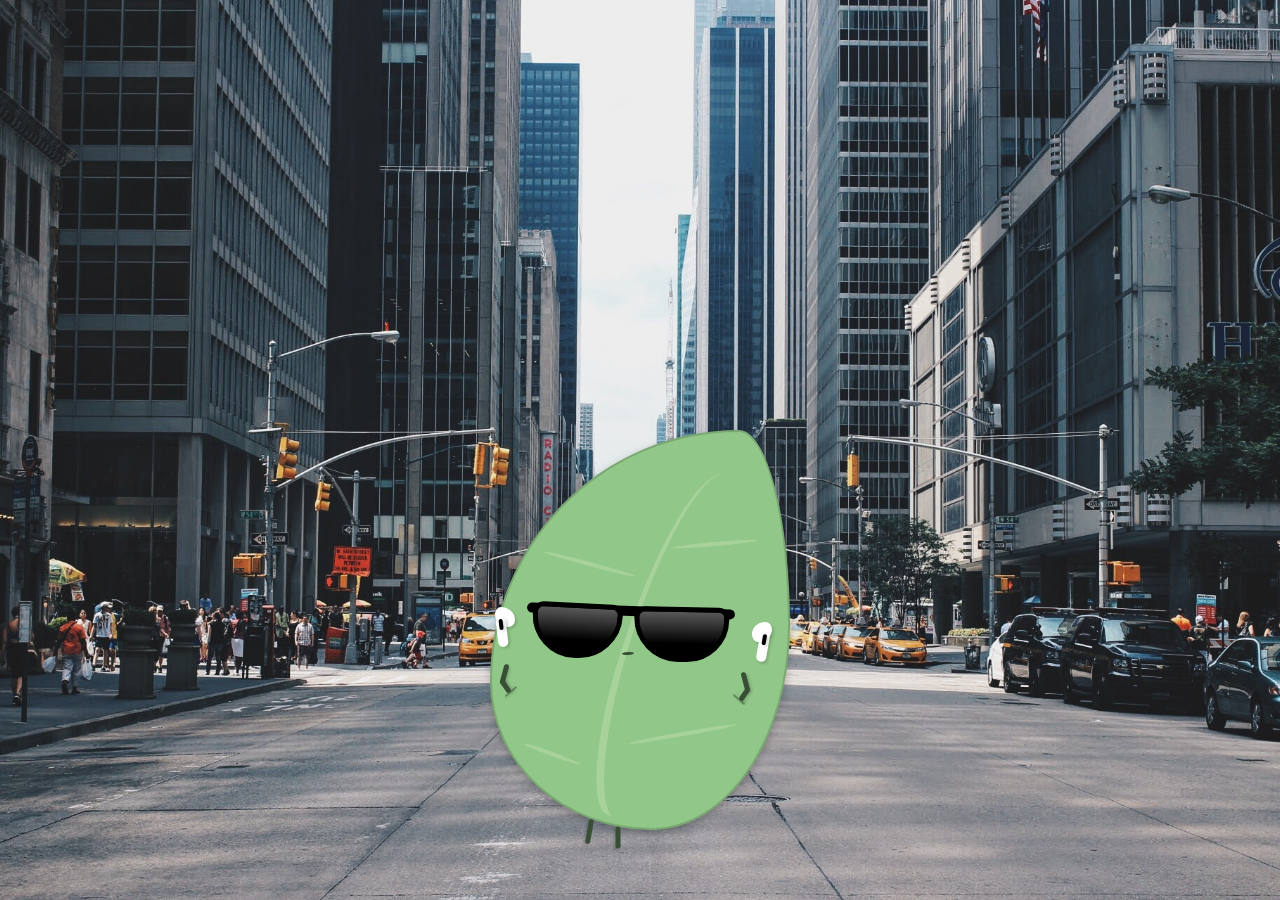
<file: index.html>
<!DOCTYPE html>
<html lang="en">
  <head>
    <meta charset="UTF-8" />
    <meta http-equiv="X-UA-Compatible" content="IE=edge" />
    <meta name="viewport" content="width=device-width, initial-scale=1.0" />
    <title>Bazziri</title>
    <link rel="stylesheet" href="Bazziri.css" />
  </head>
  <body>
    <div class="canvas">
      <div class="face">
        <div class="lines">
          <div class="line-vertical"></div>
          <div class="line-1"></div>
          <div class="line-2"></div>
          <div class="line-3"></div>
          <div class="line-4"></div>
        </div>

        <div class="sunglass-left"></div>
        <div class="sunglass-right"></div>
        <div class="g-top"></div>

        <div class="lips"></div>

        <div class="airpod-head-left"></div>
        <div class="airpod-body-left"></div>

        <div class="airpod-head-right"></div>
        <div class="airpod-body-right"></div>

        <div class="left-arm"></div>
        <div class="left-pocket"></div>
        <div class="right-arm"></div>
        <div class="right-pocket"></div>
        <div class="left-leg"></div>
        <div class="right-leg"></div>
      </div>
    </div>
  </body>
</html>
</file>
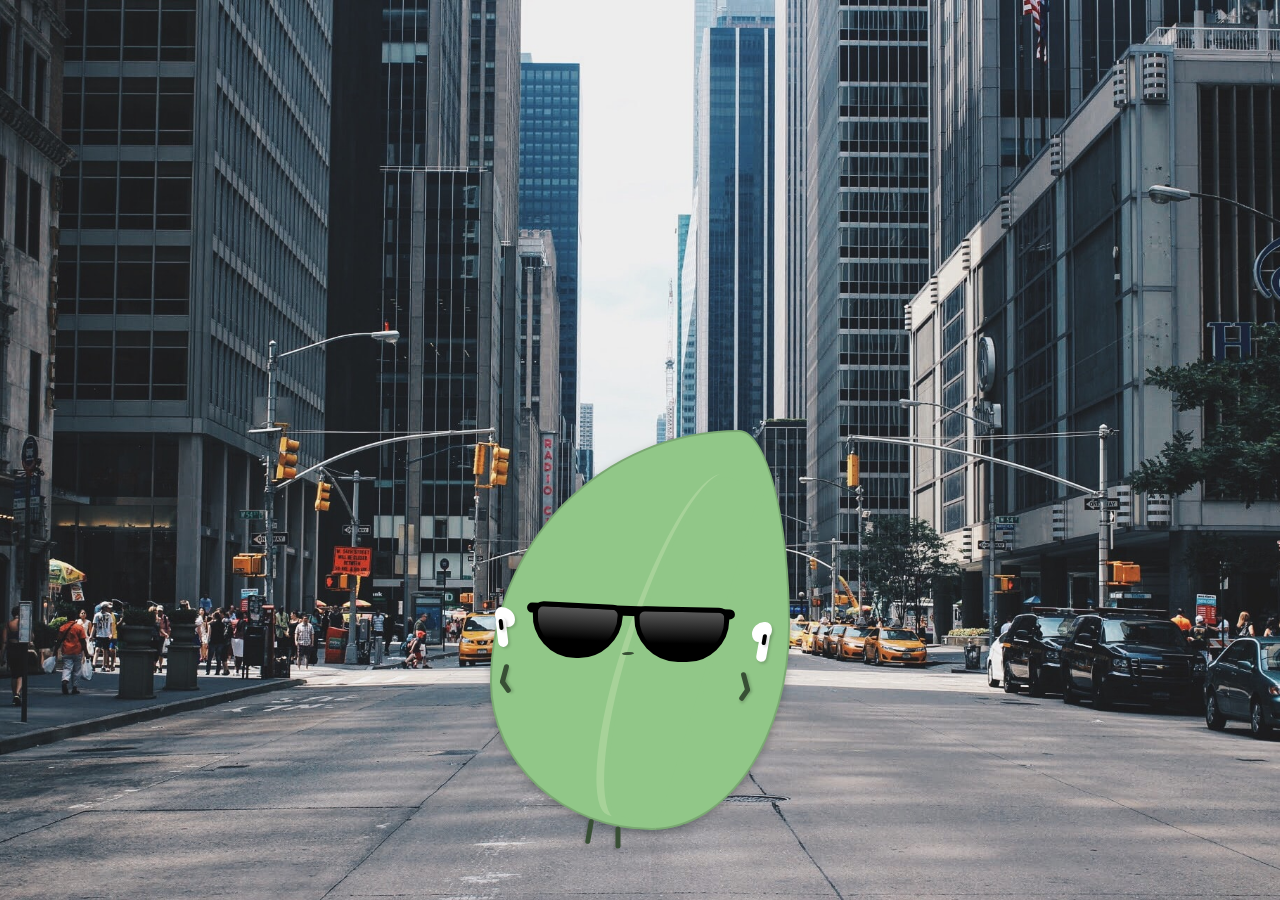
<file: Bazziri.html>
<!DOCTYPE html>
<html lang="en">
  <head>
    <meta charset="UTF-8" />
    <meta http-equiv="X-UA-Compatible" content="IE=edge" />
    <meta name="viewport" content="width=device-width, initial-scale=1.0" />
    <title>Bazziri</title>
    <link rel="stylesheet" href="Bazziri.css" />
  </head>
  <body>
    <div class="canvas">
      <div class="face">
        <div class="line-vertical"></div>
        <div class="line-horizontal-1"></div>
        <div class="line-horizontal-2"></div>
        <div class="line-horizontal-3"></div>
        <div class="line-horizontal-4"></div>

        <div class="sunglass-left"></div>
        <div class="sunglass-right"></div>
        <div class="g-top"></div>

        <div class="lips"></div>

        <div class="airpod-head-left"></div>
        <div class="airpod-body-left"></div>

        <div class="airpod-head-right"></div>
        <div class="airpod-body-right"></div>

        <div class="left-arm"></div>
        <div class="right-arm"></div>
        <div class="left-leg"></div>
        <div class="right-leg"></div>
      </div>
    </div>
  </body>
</html>
</file>
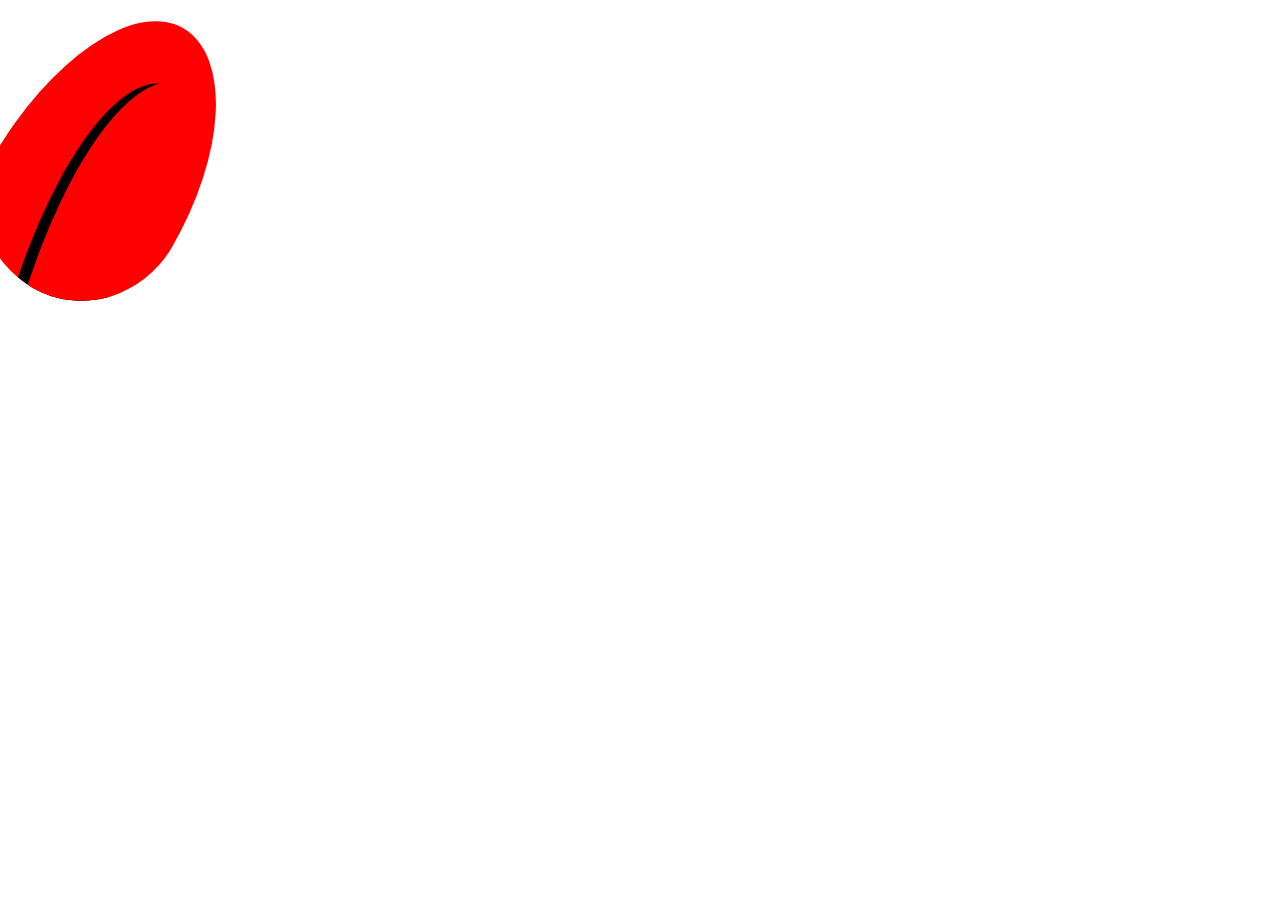
<file: 지혜님.html>
<!DOCTYPE html>
<html lang="ko">
  <head>
    <meta charset="UTF-8" />
    <meta http-equiv="X-UA-Compatible" content="IE=edge" />
    <meta name="viewport" content="width=device-width, initial-scale=1.0" />
    <title></title>
    <style>
      .wrap {
        width: 200px;
        height: 300px;
        border-radius: 50% 50% 50% 50% / 69% 65% 35% 31%;
        background-color: red;
        overflow: hidden;
        position: relative;
        transform: rotate(30deg);
      }
      .line {
        position: absolute;
        top: 65px;
        left: 56px;
        width: 85px;
        height: 264px;
        background-color: #000;
        border: 5px solid #000;
        transform: rotate(-15deg);
        border-radius: 120% 0 0 0%;
      }
      .line::after {
        content: "";
        display: block;
        position: absolute;
        top: -10px;
        left: 7px;
        width: 85px;
        height: 264px;
        background-color: red;
        border: 5px solid red;
        border-radius: 120% 0 0 0%;
      }
    </style>
  </head>
  <body>
    <div class="wrap">
      <div class="line"></div>
    </div>
  </body>
</html>
</file>
<file: Bazziri.css>
* {
  margin: 0;
  padding: 0;
  box-sizing: border-box;
}

*,
*::after,
*::before {
  box-sizing: border-box;
}

.canvas {
  position: relative;
  /* background: #feffde; */
  width: 100%;
  height: 100vh;
  height: 100vh;
  background-image: url(./NewYork.jpg);
  background-repeat: no-repeat;
  background-size: cover;
  background-position: center;
}

.face {
  position: relative;
  width: 300px;
  height: 400px;
  border-radius: 83% 17% 46% 54% / 63% 49% 51% 37%;
  background: #91c788;
  box-shadow: rgba(0, 0, 0, 0.24) 0px 3px 8px;
  top: 70%;
  left: 50%;
  transform: translate(-50%, -50%);
  border: 2px solid #7aa872;
}


.line-vertical {
  position: absolute;
  top: 32px;
  left: 133px;
  width: 85px;
  height: 361px;
  background-color: #feffde;
  border: 5px solid #feffde;
  transform: rotate(17deg);
  border-radius: 140% 10% 0 100%;
  opacity: 20%;
}

.line-vertical::after {
  position: absolute;
  content: "";
  display: block;
  top: -7px;
  left: 1px;
  width: 85px;
  height: 365px;
  background-color: #91c788;
  border: 5px solid #91c788;
  border-radius: 140% 10% 30% 120%;
}

.line-1 {
  position: absolute;
width: 85px;
height: 4px;
border: 1px solid #feffde;
background-color: #feffde;
top: 110px;
right: 30px;
opacity: 20%;
transform: rotate(-5deg);
border-radius: 50%;
}

.line-2 {
  position: absolute;
  width: 95px;
  height: 4px;
  border: 1px solid #feffde;
  background-color: #feffde;
  top: 130px;
  left: 50px;
  opacity: 20%;
  transform: rotate(15deg);
  border-radius: 50%;
}

.line-3 {
  position: absolute;
  width: 60px;
  height: 4px;
  border: 1px solid #feffde;
  background-color: #feffde;
  top: 320px;
  left: 30px;
  opacity: 20%;
  transform: rotate(20deg);
  border-radius: 50%;
}

.line-4 {
  position: absolute;
width: 110px;
height: 4px;
border: 1px solid #feffde;
background-color: #feffde;
top: 300px;
right: 50px;
opacity: 20%;
transform: rotate(-10deg);
border-radius: 50%;
}


.g-top {
  position: absolute;
  height: 10px;
  width: 208px;
  background-color: black;
  top: 174px;
  left: 35px;
  border-radius: 5px;
  transform: rotate(2deg);s
}

.sunglass-left {
  z-index: 1;
  position: absolute;
  display: block;
  top: 171px;
  left: 40px;
  width: 90px;
  height: 55px;
  background-color: black;
  border: 5px solid black;
  border-radius: 12px 12px 50px 48px;
  transform: rotate(3deg);
  background-image: linear-gradient(to bottom, #595959, #000000 70%);
}



.sunglass-right {
  z-index: 1;
  position: absolute;
  display: block;
  top: 175px;
  left: 142px;
  width: 95px;
  height: 55px;
  background-color: black;
  border: 5px solid black;
  border-radius: 12px 12px 48px 50px;
  transform: rotate(1deg);
  background-image: linear-gradient(to bottom, #595959, #000000 70%);
}


.lips {
  position: absolute;
  width: 12px;
  height:3px;
  border: 1px solid #384f35;
  background-color: #384f35;
  top: 220px;
  left: 130px;
  border-radius: 100%;
  transform: rotate(-3deg);
}

.airpod-head-right{
  position: absolute;
  width: 20px;
  height: 20px;
  border: 2px solid white;
  background-color: white;
  top: 190px;
  left: 260px;
  border-radius: 66% 34% 70% 30% / 61% 36% 64% 39%;
  box-shadow: rgba(0, 0, 0, 0.15) 1.95px 1.95px 2.6px;
}

.airpod-body-right {
  position: absolute;
  width: 10px;
  height: 30px;
  border: 2px solid white;
  background-color: white;
  border-radius: 20px;
  box-shadow: rgba(0, 0, 0, 0.15) 1.95px 1.95px 2.6px;
  transform: rotate(10deg);
  top: 200px;
  left: 266px;
}

.airpod-body-right::after {
  position: absolute;
content: "";
width: 4px;
height: 11px;
background-color: black;
border: 2px solid black;
border-radius: 20px;
box-shadow: rgba(0, 0, 0, 0.15) 1.95px 1.95px 2.6px;
left: 1px;
}

.airpod-head-left{
  position: absolute;
  width: 20px;
  height: 20px;
  border: 2px solid white;
  background-color: white;
  top: 175px;
  left: 3px;
  border-radius: 30% 70% 34% 66% / 39% 64% 36% 61%;
  box-shadow: rgba(0, 0, 0, 0.15) 1.95px 1.95px 2.6px;
}

.airpod-body-left {
  position: absolute;
  width: 10px;
  height: 30px;
  border: 2px solid white;
  background-color: white;
  border-radius: 20px;
  box-shadow: rgba(0, 0, 0, 0.15) 1.95px 1.95px 2.6px;
  transform: rotate(-7deg);
  top: 185px;
  left: 5px;
}

.airpod-body-left::after {
  position: absolute;
  content: "";
  width: 4px;
  height: 11px;
  background-color: black;
  border: 2px solid black;
  border-radius: 20px;
  box-shadow: rgba(0, 0, 0, 0.15) 1.95px 1.95px 2.6px;
  left: 1px;
}



.left-arm {
  position: absolute;
  width: 5px;
  height: 20px;
  background-color: #384f35;
  border: 2px solid #384f35;
  top: 232px;
  left: 10px;
  border-radius: 7px;
  transform: rotate(15deg);
  box-shadow: rgba(0, 0, 0, 0.15) 1.95px 1.95px 2.6px;
}

.left-arm::after {
  position: absolute;
  content: "";
  width: 5px;
  height: 15px;
  background-color: #384f35;
  border: 2px solid #384f35;
  top: 12px;
  left: 2px;
  border-radius: 7px;
  transform: rotate(-50deg);
  box-shadow: rgba(0, 0, 0, 0.15) 1.95px 1.95px 2.6px;
}

.left-pocket {
  position:absolute;
  width: 1px;
  height: 15px;
  background-color: #384f35;
  border: 1px solid #384f35;
  top: 252px;
  left: 18px;
  border-radius: 50px;
  transform: rotate(50deg);
  box-shadow: rgba(0, 0, 0, 0.15) 1.95px 1.95px 2.6px;
  opacity: 50%;
}

.right-arm {
  position: absolute;
  width: 5px;
  height: 20px;
  background-color: #384f35;
  border: 2px solid #384f35;
  top: 240px;
  right: 40px;
  border-radius: 7px;
  transform: rotate(-15deg);
  box-shadow: rgba(0, 0, 0, 0.15) 1.95px 1.95px 2.6px;
}

.right-arm::after {
  position: absolute;
  content: "";
  width: 5px;
  height: 15px;
  background-color: #384f35;
  border: 2px solid #384f35;
  top: 12px;
  right: 2px;
  border-radius: 7px;
  transform: rotate(50deg);
  box-shadow: rgba(0, 0, 0, 0.15) 1.95px 1.95px 2.6px;
}

.right-pocket {
  position:absolute;
  width: 1px;
  height: 15px;
  background-color: #384f35;
  border: 1px solid #384f35;
  top: 260px;
  left: 246px;
  border-radius: 50px;
  transform: rotate(-50deg);
  box-shadow: rgba(0, 0, 0, 0.15) 1.95px 1.95px 2.6px;
  opacity: 50%;
}


.left-leg {
  position: absolute;
  width: 25px;
  height: 5px;
  background-color: #384f35;
  border: 2px solid #384f35;
  border-radius: 20px;
  transform: rotate(100deg);
  top: 397px;
  left: 85px;
  box-shadow: rgba(0, 0, 0, 0.15) 1.95px 1.95px 2.6px;

}

.right-leg {
  position: absolute;
  width: 22px;
  height: 5px;
  background-color: #384f35;
  border: 2px solid #384f35;
  border-radius: 20px;
  transform: rotate(90deg);
  top: 403px;
  left: 115px;
  box-shadow: rgba(0, 0, 0, 0.15) 1.95px 1.95px 2.6px;

}
</file>
